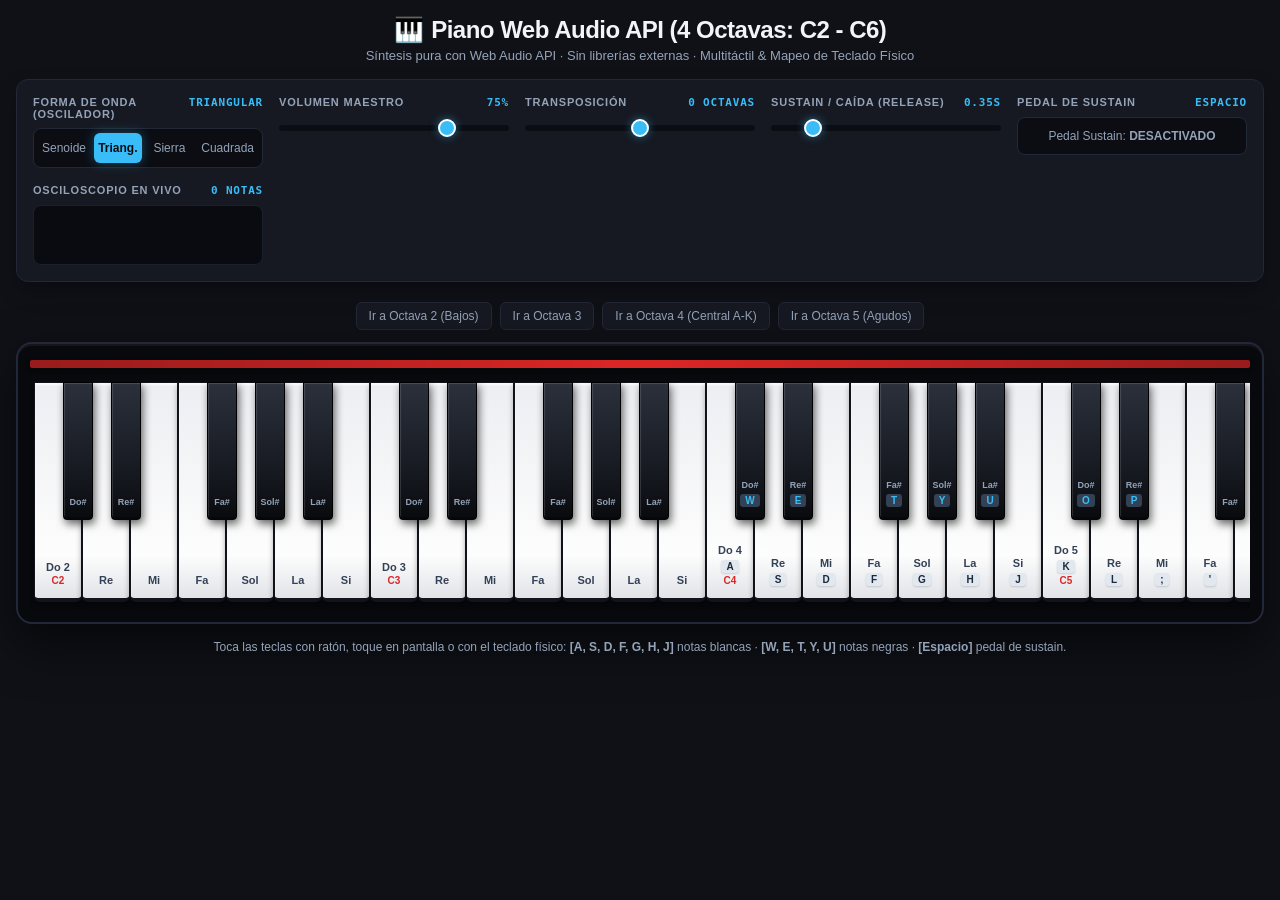
<file: public/piano.html>
<!DOCTYPE html>
<html lang="es">
<head>
  <meta charset="UTF-8">
  <meta name="viewport" content="width=device-width, initial-scale=1.0">
  <title>Piano Web Audio API - 4 Octavas</title>
  <style>
    :root {
      --bg-dark: #0f1117;
      --panel-bg: #161922;
      --panel-border: #232836;
      --accent-color: #38bdf8;
      --accent-hover: #0284c7;
      --text-main: #f1f5f9;
      --text-muted: #94a3b8;
      --white-key-w: 48px;
      --white-key-h: 220px;
      --black-key-w: 30px;
      --black-key-h: 138px;
    }

    * {
      box-sizing: border-box;
      user-select: none;
      -webkit-user-select: none;
      margin: 0;
      padding: 0;
    }

    body {
      background-color: var(--bg-dark);
      color: var(--text-main);
      font-family: -apple-system, BlinkMacSystemFont, "Segoe UI", Roboto, Helvetica, Arial, sans-serif;
      min-height: 100vh;
      display: flex;
      flex-direction: column;
      align-items: center;
      padding: 16px;
      overflow-x: hidden;
    }

    .app-header {
      width: 100%;
      max-width: 1440px;
      margin-bottom: 16px;
      text-align: center;
    }

    .app-title {
      font-size: 24px;
      font-weight: 700;
      letter-spacing: -0.5px;
      display: flex;
      align-items: center;
      justify-content: center;
      gap: 8px;
    }

    .app-subtitle {
      color: var(--text-muted);
      font-size: 13px;
      margin-top: 4px;
    }

    .control-panel {
      width: 100%;
      max-width: 1440px;
      background: var(--panel-bg);
      border: 1px solid var(--panel-border);
      border-radius: 12px;
      padding: 16px;
      margin-bottom: 20px;
      display: grid;
      grid-template-columns: repeat(auto-fit, minmax(220px, 1fr));
      gap: 16px;
      box-shadow: 0 10px 25px -5px rgba(0, 0, 0, 0.4);
    }

    .control-group {
      display: flex;
      flex-direction: column;
      gap: 8px;
    }

    .control-label {
      font-size: 11px;
      text-transform: uppercase;
      letter-spacing: 0.8px;
      font-weight: 600;
      color: var(--text-muted);
      display: flex;
      justify-content: space-between;
    }

    .control-value {
      color: var(--accent-color);
      font-family: monospace;
    }

    .btn-group {
      display: grid;
      grid-template-columns: repeat(4, 1fr);
      gap: 4px;
      background: #0b0d13;
      padding: 4px;
      border-radius: 8px;
      border: 1px solid var(--panel-border);
    }

    .wave-btn {
      background: transparent;
      border: none;
      color: var(--text-muted);
      padding: 8px 4px;
      font-size: 12px;
      font-weight: 500;
      border-radius: 6px;
      cursor: pointer;
      transition: all 0.15s ease;
    }

    .wave-btn:hover {
      color: var(--text-main);
      background: rgba(255, 255, 255, 0.05);
    }

    .wave-btn.active {
      background: var(--accent-color);
      color: #0b0d13;
      font-weight: 700;
      box-shadow: 0 0 12px rgba(56, 189, 248, 0.35);
    }

    input[type="range"] {
      -webkit-appearance: none;
      width: 100%;
      height: 6px;
      background: #0b0d13;
      border-radius: 3px;
      outline: none;
      margin: 8px 0;
    }

    input[type="range"]::-webkit-slider-thumb {
      -webkit-appearance: none;
      appearance: none;
      width: 18px;
      height: 18px;
      border-radius: 50%;
      background: var(--accent-color);
      cursor: pointer;
      box-shadow: 0 0 8px rgba(56, 189, 248, 0.5);
      border: 2px solid #ffffff;
      transition: transform 0.1s;
    }

    .scope-box {
      background: #090b10;
      border: 1px solid #1a202c;
      border-radius: 8px;
      height: 60px;
      width: 100%;
      overflow: hidden;
    }

    .scope-box canvas {
      width: 100%;
      height: 100%;
      display: block;
    }

    .toggle-btn {
      background: #0b0d13;
      border: 1px solid var(--panel-border);
      color: var(--text-muted);
      padding: 8px 12px;
      border-radius: 8px;
      font-size: 12px;
      cursor: pointer;
      transition: all 0.15s ease;
      display: flex;
      align-items: center;
      justify-content: center;
      gap: 6px;
      height: 38px;
    }

    .toggle-btn.active {
      background: rgba(56, 189, 248, 0.15);
      border-color: var(--accent-color);
      color: var(--accent-color);
    }

    .piano-wrapper {
      width: 100%;
      max-width: 1440px;
      background: #08090d;
      border-radius: 16px;
      border: 2px solid #232838;
      box-shadow: 0 20px 50px rgba(0, 0, 0, 0.6), inset 0 2px 0 rgba(255, 255, 255, 0.05);
      padding: 16px 12px 12px 12px;
      display: flex;
      flex-direction: column;
      gap: 12px;
    }

    .felt-strip {
      height: 8px;
      background: linear-gradient(90deg, #991b1b, #dc2626, #991b1b);
      border-radius: 2px;
      box-shadow: 0 2px 4px rgba(0,0,0,0.5);
      margin-bottom: 2px;
    }

    .piano-scroll-container {
      width: 100%;
      overflow-x: auto;
      overflow-y: hidden;
      padding-bottom: 8px;
      touch-action: pan-x;
      scroll-behavior: smooth;
    }

    .piano-scroll-container::-webkit-scrollbar {
      height: 8px;
    }

    .piano-scroll-container::-webkit-scrollbar-track {
      background: #0b0e14;
      border-radius: 4px;
    }

    .piano-scroll-container::-webkit-scrollbar-thumb {
      background: #232a3b;
      border-radius: 4px;
    }

    .piano-bed {
      position: relative;
      display: flex;
      margin: 0 auto;
      width: max-content;
      padding: 0 4px;
      user-select: none;
    }

    .white-key {
      position: relative;
      width: var(--white-key-w);
      height: var(--white-key-h);
      background: linear-gradient(to bottom, #edeef2 0%, #fdfdfd 80%, #e1e3e8 100%);
      border: 1px solid #11141a;
      border-bottom-width: 4px;
      border-radius: 0 0 6px 6px;
      cursor: pointer;
      display: flex;
      flex-direction: column;
      justify-content: flex-end;
      align-items: center;
      padding-bottom: 12px;
      box-shadow: inset 0 2px 2px rgba(255,255,255,0.8), 0 4px 6px rgba(0,0,0,0.4);
      transition: background 0.05s ease, transform 0.05s ease;
      touch-action: none;
    }

    .white-key:hover {
      background: linear-gradient(to bottom, #f3f4f8 0%, #ffffff 85%, #d9dce3 100%);
    }

    .white-key.active {
      background: linear-gradient(to bottom, #dbeafe 0%, #bfdbfe 100%) !important;
      box-shadow: inset 0 3px 6px rgba(0,0,0,0.3), 0 0 16px rgba(56, 189, 248, 0.4);
      transform: translateY(2px);
      border-bottom-width: 2px;
    }

    .black-key {
      position: absolute;
      top: 0;
      width: var(--black-key-w);
      height: var(--black-key-h);
      background: linear-gradient(to bottom, #2b303c 0%, #15181f 70%, #090b0e 100%);
      border: 1px solid #000000;
      border-bottom: 3px solid #06070a;
      border-radius: 0 0 4px 4px;
      cursor: pointer;
      z-index: 10;
      display: flex;
      flex-direction: column;
      justify-content: flex-end;
      align-items: center;
      padding-bottom: 10px;
      box-shadow: 2px 4px 8px rgba(0, 0, 0, 0.6), inset 1px 1px 1px rgba(255, 255, 255, 0.15);
      transition: background 0.05s ease, transform 0.05s ease;
      touch-action: none;
    }

    .black-key:hover {
      background: linear-gradient(to bottom, #383e4d 0%, #1c202a 70%, #0d0f14 100%);
    }

    .black-key.active {
      background: linear-gradient(to bottom, #0284c7 0%, #0369a1 100%) !important;
      box-shadow: 0 0 16px rgba(56, 189, 248, 0.7), inset 0 2px 4px rgba(0,0,0,0.5);
      transform: translateY(2px);
    }

    .key-note {
      font-size: 11px;
      font-weight: 700;
      color: #334155;
      pointer-events: none;
    }

    .black-key .key-note {
      color: #94a3b8;
      font-size: 9px;
    }

    .key-shortcut {
      margin-top: 4px;
      font-size: 10px;
      font-weight: 800;
      background: #e2e8f0;
      color: #1e293b;
      padding: 1px 5px;
      border-radius: 3px;
      pointer-events: none;
      box-shadow: 0 1px 2px rgba(0,0,0,0.15);
    }

    .black-key .key-shortcut {
      background: #334155;
      color: #38bdf8;
      box-shadow: none;
    }

    .white-key.active .key-shortcut {
      background: #38bdf8;
      color: #0b0d13;
    }

    .octave-marker {
      font-size: 10px;
      font-weight: 800;
      color: #dc2626;
      margin-top: 2px;
      pointer-events: none;
    }

    .octave-nav {
      display: flex;
      justify-content: center;
      gap: 8px;
      flex-wrap: wrap;
    }

    .octave-nav-btn {
      background: #161922;
      border: 1px solid var(--panel-border);
      color: var(--text-muted);
      padding: 6px 12px;
      font-size: 12px;
      border-radius: 6px;
      cursor: pointer;
    }

    .octave-nav-btn:hover {
      color: var(--text-main);
      border-color: var(--accent-color);
    }

    @media (max-width: 768px) {
      :root {
        --white-key-w: 42px;
        --white-key-h: 180px;
        --black-key-w: 26px;
        --black-key-h: 112px;
      }
    }
  </style>
</head>
<body>

  <header class="app-header">
    <h1 class="app-title">
      <span>🎹</span> Piano Web Audio API (4 Octavas: C2 - C6)
    </h1>
    <p class="app-subtitle">Síntesis pura con Web Audio API · Sin librerías externas · Multitáctil & Mapeo de Teclado Físico</p>
  </header>

  <section class="control-panel">
    <div class="control-group">
      <div class="control-label">
        <span>Forma de Onda (Oscilador)</span>
        <span id="lblWaveform" class="control-value">Triangular</span>
      </div>
      <div class="btn-group">
        <button class="wave-btn" data-wave="sine">Senoide</button>
        <button class="wave-btn active" data-wave="triangle">Triang.</button>
        <button class="wave-btn" data-wave="sawtooth">Sierra</button>
        <button class="wave-btn" data-wave="square">Cuadrada</button>
      </div>
    </div>

    <div class="control-group">
      <div class="control-label">
        <span>Volumen Maestro</span>
        <span id="lblVolume" class="control-value">75%</span>
      </div>
      <input type="range" id="sliderVolume" min="0" max="1" step="0.01" value="0.75">
    </div>

    <div class="control-group">
      <div class="control-label">
        <span>Transposición</span>
        <span id="lblOctave" class="control-value">0 Octavas</span>
      </div>
      <input type="range" id="sliderOctave" min="-2" max="2" step="1" value="0">
    </div>

    <div class="control-group">
      <div class="control-label">
        <span>Sustain / Caída (Release)</span>
        <span id="lblRelease" class="control-value">0.35s</span>
      </div>
      <input type="range" id="sliderRelease" min="0.05" max="2.0" step="0.05" value="0.35">
    </div>

    <div class="control-group">
      <div class="control-label">
        <span>Pedal de Sustain</span>
        <span class="control-value">Espacio</span>
      </div>
      <button id="btnSustain" class="toggle-btn">
        <span>Pedal Sustain: <strong>DESACTIVADO</strong></span>
      </button>
    </div>

    <div class="control-group" style="grid-column: span 1;">
      <div class="control-label">
        <span>Osciloscopio en Vivo</span>
        <span id="lblVoices" class="control-value">0 Notas</span>
      </div>
      <div class="scope-box">
        <canvas id="scopeCanvas" width="300" height="60"></canvas>
      </div>
    </div>
  </section>

  <div class="octave-nav" style="margin-bottom: 12px;">
    <button class="octave-nav-btn" onclick="scrollToOctave(2)">Ir a Octava 2 (Bajos)</button>
    <button class="octave-nav-btn" onclick="scrollToOctave(3)">Ir a Octava 3</button>
    <button class="octave-nav-btn" onclick="scrollToOctave(4)">Ir a Octava 4 (Central A-K)</button>
    <button class="octave-nav-btn" onclick="scrollToOctave(5)">Ir a Octava 5 (Agudos)</button>
  </div>

  <main class="piano-wrapper">
    <div class="felt-strip"></div>
    <div class="piano-scroll-container" id="scrollContainer">
      <div class="piano-bed" id="pianoBed"></div>
    </div>
  </main>

  <footer style="margin-top: 16px; color: var(--text-muted); font-size: 12px; text-align: center;">
    Toca las teclas con ratón, toque en pantalla o con el teclado físico: 
    <strong>[A, S, D, F, G, H, J]</strong> notas blancas · <strong>[W, E, T, Y, U]</strong> notas negras · <strong>[Espacio]</strong> pedal de sustain.
  </footer>

  <script>
    const NOTE_NAMES = ['C', 'C#', 'D', 'D#', 'E', 'F', 'F#', 'G', 'G#', 'A', 'A#', 'B'];
    const NOTE_NAMES_ES = ['Do', 'Do#', 'Re', 'Re#', 'Mi', 'Fa', 'Fa#', 'Sol', 'Sol#', 'La', 'La#', 'Si'];

    const KEY_TO_MIDI = {
      'a': 60, 'w': 61, 's': 62, 'e': 63, 'd': 64, 'f': 65,
      't': 66, 'g': 67, 'y': 68, 'h': 69, 'u': 70, 'j': 71,
      'k': 72, 'o': 73, 'l': 74, 'p': 75, ';': 76, "'": 77
    };

    const MIDI_TO_KEY = {};
    for (const [k, v] of Object.entries(KEY_TO_MIDI)) {
      MIDI_TO_KEY[v] = k.toUpperCase();
    }

    let audioCtx = null;
    let masterGain = null;
    let compressor = null;
    let analyser = null;
    let waveform = 'triangle';
    let masterVolume = 0.75;
    let octaveShift = 0;
    let attackTime = 0.015;
    let releaseTime = 0.35;
    let isSustain = false;

    const activeVoices = new Map();
    const sustainedNotes = new Set();
    const physicalKeysHeld = new Set();

    function initAudio() {
      if (audioCtx) return;
      const AudioContextClass = window.AudioContext || window.webkitAudioContext;
      audioCtx = new AudioContextClass();

      compressor = audioCtx.createDynamicsCompressor();
      compressor.threshold.setValueAtTime(-12, audioCtx.currentTime);
      compressor.ratio.setValueAtTime(10, audioCtx.currentTime);

      masterGain = audioCtx.createGain();
      masterGain.gain.setValueAtTime(masterVolume, audioCtx.currentTime);

      analyser = audioCtx.createAnalyser();
      analyser.fftSize = 512;

      compressor.connect(masterGain);
      masterGain.connect(analyser);
      analyser.connect(audioCtx.destination);

      startVisualizer();
    }

    function midiToFreq(midi, shift) {
      return 440 * Math.pow(2, (midi + shift * 12 - 69) / 12);
    }

    function playNote(midi) {
      initAudio();
      if (audioCtx.state === 'suspended') {
        audioCtx.resume();
      }

      if (activeVoices.has(midi)) {
        stopVoice(midi, true);
      }
      sustainedNotes.delete(midi);

      const now = audioCtx.currentTime;
      const freq = midiToFreq(midi, octaveShift);

      const osc = audioCtx.createOscillator();
      osc.type = waveform;
      osc.frequency.setValueAtTime(freq, now);

      const gain = audioCtx.createGain();
      gain.gain.setValueAtTime(0.0001, now);
      gain.gain.exponentialRampToValueAtTime(1.0, now + attackTime);
      gain.gain.exponentialRampToValueAtTime(0.7, now + attackTime + 0.2);

      osc.connect(gain);
      gain.connect(compressor);
      osc.start(now);

      activeVoices.set(midi, { osc, gain });

      const keyElem = document.getElementById('key-' + midi);
      if (keyElem) keyElem.classList.add('active');
      updateVoicesCount();
    }

    function releaseNote(midi) {
      if (isSustain) {
        sustainedNotes.add(midi);
        return;
      }
      stopVoice(midi, false);
    }

    function stopVoice(midi, immediate) {
      const voice = activeVoices.get(midi);
      if (!voice || !audioCtx) return;

      const now = audioCtx.currentTime;
      const rel = immediate ? 0.04 : releaseTime;

      voice.gain.gain.cancelScheduledValues(now);
      voice.gain.gain.setValueAtTime(Math.max(0.0001, voice.gain.gain.value), now);
      voice.gain.gain.exponentialRampToValueAtTime(0.0001, now + rel);

      setTimeout(() => {
        try {
          voice.osc.stop();
          voice.osc.disconnect();
          voice.gain.disconnect();
        } catch(e) {}
      }, rel * 1000 + 30);

      activeVoices.delete(midi);

      const keyElem = document.getElementById('key-' + midi);
      if (keyElem) keyElem.classList.remove('active');
      updateVoicesCount();
    }

    function updateVoicesCount() {
      const el = document.getElementById('lblVoices');
      if (el) el.textContent = activeVoices.size + ' Notas';
    }

    function buildPiano() {
      const bed = document.getElementById('pianoBed');
      bed.innerHTML = '';

      const startOctave = 2;
      const endOctave = 6;
      let whiteKeyIndex = 0;
      const whiteKeyWidth = 48;
      const blackKeysToPlace = [];

      for (let oct = startOctave; oct <= endOctave; oct++) {
        const maxNote = (oct === endOctave) ? 0 : 11;
        for (let i = 0; i <= maxNote; i++) {
          const midi = (oct + 1) * 12 + i;
          const noteName = NOTE_NAMES[i];
          const noteNameEs = NOTE_NAMES_ES[i];
          const isBlack = noteName.includes('#');
          const shortcut = MIDI_TO_KEY[midi] || '';

          if (!isBlack) {
            const key = document.createElement('div');
            key.className = 'white-key';
            key.id = 'key-' + midi;
            key.dataset.midi = midi;

            let inner = '<span class="key-note">' + noteNameEs + (noteName === 'C' ? ' ' + oct : '') + '</span>';
            if (shortcut) {
              inner += '<span class="key-shortcut">' + shortcut + '</span>';
            }
            if (noteName === 'C') {
              inner += '<span class="octave-marker">C' + oct + '</span>';
            }
            key.innerHTML = inner;

            bed.appendChild(key);
            whiteKeyIndex++;
          } else {
            blackKeysToPlace.push({
              midi,
              noteName,
              noteNameEs,
              shortcut,
              left: (whiteKeyIndex * whiteKeyWidth) - 15,
            });
          }
        }
      }

      blackKeysToPlace.forEach(b => {
        const key = document.createElement('div');
        key.className = 'black-key';
        key.id = 'key-' + b.midi;
        key.dataset.midi = b.midi;
        key.style.left = b.left + 'px';

        let inner = '<span class="key-note">' + b.noteNameEs + '</span>';
        if (b.shortcut) {
          inner += '<span class="key-shortcut">' + b.shortcut + '</span>';
        }
        key.innerHTML = inner;

        bed.appendChild(key);
      });

      setupMouseAndTouch();
    }

    function setupMouseAndTouch() {
      let isMouseDown = false;
      let currentMidiPlaying = null;

      window.addEventListener('mousedown', () => isMouseDown = true);
      window.addEventListener('mouseup', () => {
        isMouseDown = false;
        if (currentMidiPlaying !== null) {
          releaseNote(currentMidiPlaying);
          currentMidiPlaying = null;
        }
      });

      const bed = document.getElementById('pianoBed');

      bed.addEventListener('mousedown', (e) => {
        const key = e.target.closest('[data-midi]');
        if (key) {
          const midi = parseInt(key.dataset.midi, 10);
          currentMidiPlaying = midi;
          playNote(midi);
        }
      });

      bed.addEventListener('mouseover', (e) => {
        if (!isMouseDown) return;
        const key = e.target.closest('[data-midi]');
        if (key) {
          const midi = parseInt(key.dataset.midi, 10);
          if (currentMidiPlaying !== midi) {
            if (currentMidiPlaying !== null) releaseNote(currentMidiPlaying);
            currentMidiPlaying = midi;
            playNote(midi);
          }
        }
      });

      bed.addEventListener('mouseout', (e) => {
        if (!isMouseDown) return;
        const key = e.target.closest('[data-midi]');
        if (key && currentMidiPlaying === parseInt(key.dataset.midi, 10)) {
          releaseNote(currentMidiPlaying);
          currentMidiPlaying = null;
        }
      });

      const activeTouches = new Map();

      bed.addEventListener('touchstart', (e) => {
        e.preventDefault();
        for (let i = 0; i < e.changedTouches.length; i++) {
          const touch = e.changedTouches[i];
          const el = document.elementFromPoint(touch.clientX, touch.clientY);
          const key = el ? el.closest('[data-midi]') : null;
          if (key) {
            const midi = parseInt(key.dataset.midi, 10);
            activeTouches.set(touch.identifier, midi);
            playNote(midi);
          }
        }
      }, { passive: false });

      bed.addEventListener('touchmove', (e) => {
        e.preventDefault();
        for (let i = 0; i < e.changedTouches.length; i++) {
          const touch = e.changedTouches[i];
          const prevMidi = activeTouches.get(touch.identifier);
          const el = document.elementFromPoint(touch.clientX, touch.clientY);
          const key = el ? el.closest('[data-midi]') : null;
          const currentMidi = key ? parseInt(key.dataset.midi, 10) : null;

          if (currentMidi !== prevMidi) {
            if (prevMidi) releaseNote(prevMidi);
            if (currentMidi) {
              activeTouches.set(touch.identifier, currentMidi);
              playNote(currentMidi);
            } else {
              activeTouches.delete(touch.identifier);
            }
          }
        }
      }, { passive: false });

      const handleTouchEnd = (e) => {
        e.preventDefault();
        for (let i = 0; i < e.changedTouches.length; i++) {
          const touch = e.changedTouches[i];
          const midi = activeTouches.get(touch.identifier);
          if (midi) {
            releaseNote(midi);
            activeTouches.delete(touch.identifier);
          }
        }
      };

      bed.addEventListener('touchend', handleTouchEnd, { passive: false });
      bed.addEventListener('touchcancel', handleTouchEnd, { passive: false });
    }

    window.addEventListener('keydown', (e) => {
      if (e.target.tagName === 'INPUT') return;
      if (e.repeat) return;

      if (e.code === 'Space') {
        e.preventDefault();
        toggleSustain();
        return;
      }

      const key = e.key.toLowerCase();
      const midi = KEY_TO_MIDI[key];
      if (midi && !physicalKeysHeld.has(key)) {
        physicalKeysHeld.add(key);
        playNote(midi);
      }
    });

    window.addEventListener('keyup', (e) => {
      const key = e.key.toLowerCase();
      if (physicalKeysHeld.has(key)) {
        physicalKeysHeld.delete(key);
        const midi = KEY_TO_MIDI[key];
        if (midi) releaseNote(midi);
      }
    });

    document.querySelectorAll('.wave-btn').forEach(btn => {
      btn.addEventListener('click', () => {
        document.querySelectorAll('.wave-btn').forEach(b => b.classList.remove('active'));
        btn.classList.add('active');
        waveform = btn.dataset.wave;
        const names = { sine: 'Senoide', triangle: 'Triangular', sawtooth: 'Sierra', square: 'Cuadrada' };
        document.getElementById('lblWaveform').textContent = names[waveform];
      });
    });

    document.getElementById('sliderVolume').addEventListener('input', (e) => {
      masterVolume = parseFloat(e.target.value);
      document.getElementById('lblVolume').textContent = Math.round(masterVolume * 100) + '%';
      if (masterGain && audioCtx) {
        masterGain.gain.setTargetAtTime(masterVolume, audioCtx.currentTime, 0.02);
      }
    });

    document.getElementById('sliderOctave').addEventListener('input', (e) => {
      octaveShift = parseInt(e.target.value, 10);
      const sign = octaveShift > 0 ? '+' : '';
      document.getElementById('lblOctave').textContent = sign + octaveShift + ' Octavas';
    });

    document.getElementById('sliderRelease').addEventListener('input', (e) => {
      releaseTime = parseFloat(e.target.value);
      document.getElementById('lblRelease').textContent = releaseTime.toFixed(2) + 's';
    });

    const btnSustain = document.getElementById('btnSustain');
    function toggleSustain() {
      isSustain = !isSustain;
      btnSustain.classList.toggle('active', isSustain);
      btnSustain.innerHTML = 'Pedal Sustain: <strong>' + (isSustain ? 'ACTIVADO' : 'DESACTIVADO') + '</strong>';
      if (!isSustain) {
        sustainedNotes.forEach(m => stopVoice(m, false));
        sustainedNotes.clear();
      }
    }
    btnSustain.addEventListener('click', toggleSustain);

    function scrollToOctave(oct) {
      const key = document.getElementById('key-' + ((oct + 1) * 12));
      if (key) {
        key.scrollIntoView({ behavior: 'smooth', inline: 'center' });
      }
    }

    function startVisualizer() {
      const canvas = document.getElementById('scopeCanvas');
      const ctx = canvas.getContext('2d');
      const buffer = new Uint8Array(analyser.fftSize);

      function draw() {
        requestAnimationFrame(draw);
        analyser.getByteTimeDomainData(buffer);

        ctx.fillStyle = '#090b10';
        ctx.fillRect(0, 0, canvas.width, canvas.height);

        ctx.lineWidth = 2;
        ctx.strokeStyle = '#38bdf8';
        ctx.beginPath();

        const sliceWidth = canvas.width / buffer.length;
        let x = 0;

        for (let i = 0; i < buffer.length; i++) {
          const v = buffer[i] / 128.0;
          const y = (v * canvas.height) / 2;
          if (i === 0) ctx.moveTo(x, y);
          else ctx.lineTo(x, y);
          x += sliceWidth;
        }

        ctx.stroke();
      }
      draw();
    }

    buildPiano();
  </script>
</body>
</html>
</file>
